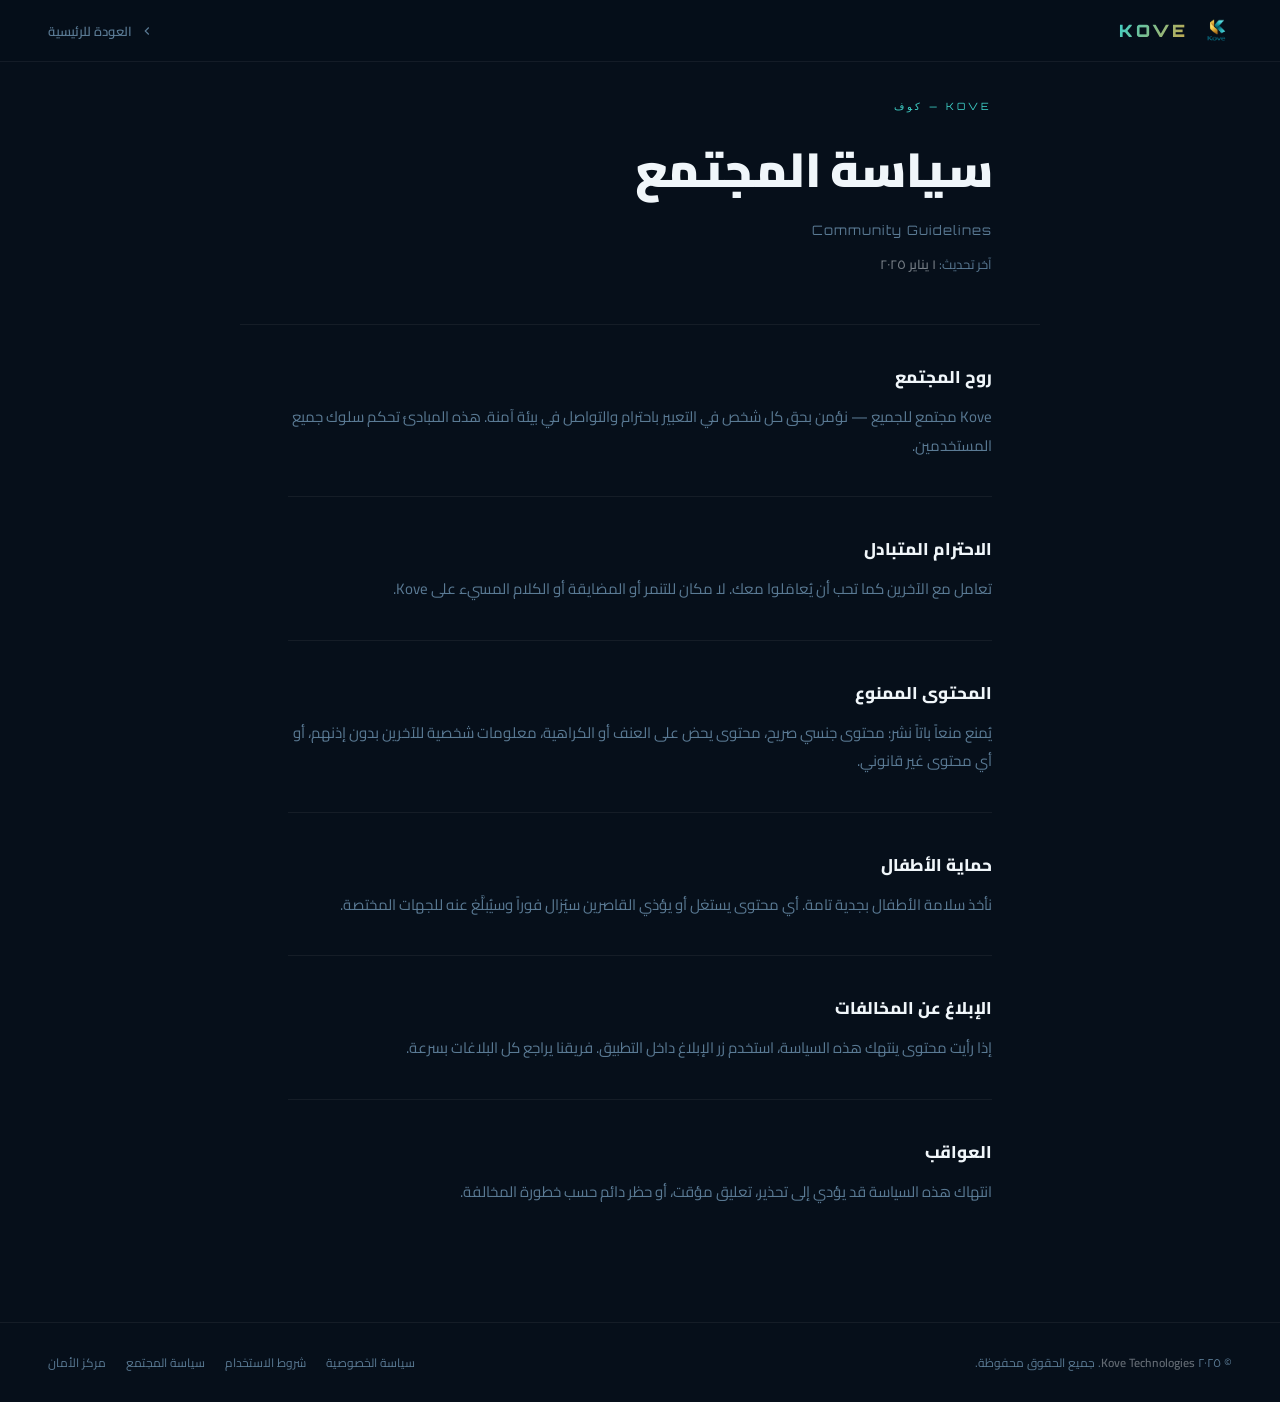
<file: community.html>
<!DOCTYPE html>
<html lang="ar" dir="rtl">
<head>
<meta charset="UTF-8"/>
<meta name="viewport" content="width=device-width, initial-scale=1.0"/>
<title>Kove — سياسة المجتمع</title>
<link href="https://fonts.googleapis.com/css2?family=Orbitron:wght@700;900&family=Cairo:wght@300;400;600;700;900&display=swap" rel="stylesheet"/>
<style>
:root{--bg:#060f1a;--bg2:#091525;--teal:#3ecfc6;--gold:#c8a84b;--white:#f0f6fa;--muted:#5a7a94;--border2:rgba(255,255,255,0.06);}
*,*::before,*::after{margin:0;padding:0;box-sizing:border-box;}
html{scroll-behavior:smooth;}
body{background:var(--bg);color:var(--white);font-family:'Cairo',sans-serif;overflow-x:hidden;-webkit-font-smoothing:antialiased;}
::-webkit-scrollbar{width:4px;}
::-webkit-scrollbar-track{background:var(--bg);}
::-webkit-scrollbar-thumb{background:rgba(62,207,198,0.3);border-radius:2px;}
nav{position:fixed;top:0;inset-inline:0;z-index:300;height:62px;display:flex;align-items:center;justify-content:space-between;padding:0 48px;border-bottom:1px solid var(--border2);background:rgba(6,15,26,0.97);backdrop-filter:blur(20px);}
.brand{display:flex;align-items:center;gap:10px;text-decoration:none;}
.brand img{height:34px;width:34px;object-fit:contain;}
.brand-n{font-family:'Orbitron',sans-serif;font-size:17px;font-weight:900;letter-spacing:3px;background:linear-gradient(120deg,var(--teal),var(--gold));-webkit-background-clip:text;-webkit-text-fill-color:transparent;background-clip:text;}
.back-btn{display:flex;align-items:center;gap:8px;font-size:13px;font-weight:600;color:var(--muted);text-decoration:none;transition:color .2s;}
.back-btn:hover{color:var(--white);}
.page-hero{padding:100px 48px 48px;max-width:800px;margin:0 auto;border-bottom:1px solid var(--border2);}
.page-label{font-family:'Orbitron',sans-serif;font-size:10px;letter-spacing:3px;color:var(--teal);margin-bottom:12px;text-transform:uppercase;}
.page-title{font-size:clamp(30px,5vw,48px);font-weight:900;margin-bottom:8px;letter-spacing:-.5px;}
.page-subtitle{font-size:13px;color:var(--muted);font-family:'Orbitron',sans-serif;letter-spacing:1px;margin-bottom:14px;}
.page-meta{font-size:13px;color:var(--muted);}
.page-meta strong{color:rgba(240,246,250,.45);font-weight:600;}
.legal-content{max-width:800px;margin:0 auto;padding:0 48px 80px;}
.ls{padding:36px 0;border-bottom:1px solid var(--border2);}
.ls:last-child{border-bottom:none;}
.ls h2{font-size:17px;font-weight:800;margin-bottom:10px;color:var(--white);}
.ls p{font-size:15px;color:var(--muted);line-height:1.9;}
footer{border-top:1px solid var(--border2);padding:28px 48px;display:flex;justify-content:space-between;align-items:center;flex-wrap:wrap;gap:12px;}
.fc{font-size:12px;color:var(--muted);}
.fc strong{color:rgba(240,246,250,.4);font-weight:600;}
.fl{display:flex;gap:20px;flex-wrap:wrap;}
.fl a{font-size:12px;color:var(--muted);text-decoration:none;transition:color .2s;}
.fl a:hover{color:var(--white);}
@media(max-width:680px){nav{padding:0 18px;}.page-hero,.legal-content{padding-inline:18px;}footer{padding:24px 18px;flex-direction:column;}}
</style>
</head>
<body>
<nav>
  <a href="index.html" class="brand">
    <img src="img/file_000000008270720a8e1e80fd9d619876-removebg-preview (1).png" alt="Kove" onerror="this.style.display='none'"/>
    <span class="brand-n">KOVE</span>
  </a>
  <a href="index.html" class="back-btn">
    <svg width="14" height="14" fill="none" stroke="currentColor" stroke-width="2" viewBox="0 0 24 24"><polyline points="15 18 9 12 15 6"/></svg>
    العودة للرئيسية
  </a>
</nav>
<div class="page-hero">
  <div class="page-label">Kove — كوف</div>
  <h1 class="page-title">سياسة المجتمع</h1>
  <div class="page-subtitle">Community Guidelines</div>
  <p class="page-meta">آخر تحديث: <strong>١ يناير ٢٠٢٥</strong></p>
</div>
<div class="legal-content">
  <div class="ls">
    <h2>روح المجتمع</h2>
    <p>Kove مجتمع للجميع — نؤمن بحق كل شخص في التعبير باحترام والتواصل في بيئة آمنة. هذه المبادئ تحكم سلوك جميع المستخدمين.</p>
  </div>
  <div class="ls">
    <h2>الاحترام المتبادل</h2>
    <p>تعامل مع الآخرين كما تحب أن يُعامَلوا معك. لا مكان للتنمر أو المضايقة أو الكلام المسيء على Kove.</p>
  </div>
  <div class="ls">
    <h2>المحتوى الممنوع</h2>
    <p>يُمنع منعاً باتاً نشر: محتوى جنسي صريح، محتوى يحض على العنف أو الكراهية، معلومات شخصية للآخرين بدون إذنهم، أو أي محتوى غير قانوني.</p>
  </div>
  <div class="ls">
    <h2>حماية الأطفال</h2>
    <p>نأخذ سلامة الأطفال بجدية تامة. أي محتوى يستغل أو يؤذي القاصرين سيُزال فوراً وسيُبلَّغ عنه للجهات المختصة.</p>
  </div>
  <div class="ls">
    <h2>الإبلاغ عن المخالفات</h2>
    <p>إذا رأيت محتوى ينتهك هذه السياسة، استخدم زر الإبلاغ داخل التطبيق. فريقنا يراجع كل البلاغات بسرعة.</p>
  </div>
  <div class="ls">
    <h2>العواقب</h2>
    <p>انتهاك هذه السياسة قد يؤدي إلى تحذير، تعليق مؤقت، أو حظر دائم حسب خطورة المخالفة.</p>
  </div>

</div>
<footer>
  <span class="fc">© ٢٠٢٥ <strong>Kove Technologies</strong>. جميع الحقوق محفوظة.</span>
  <div class="fl">
    <a href="privacy.html">سياسة الخصوصية</a>
    <a href="terms.html">شروط الاستخدام</a>
    <a href="community.html">سياسة المجتمع</a>
    <a href="safety.html">مركز الأمان</a>
  </div>
</footer>
</body>
  </html>
</file>
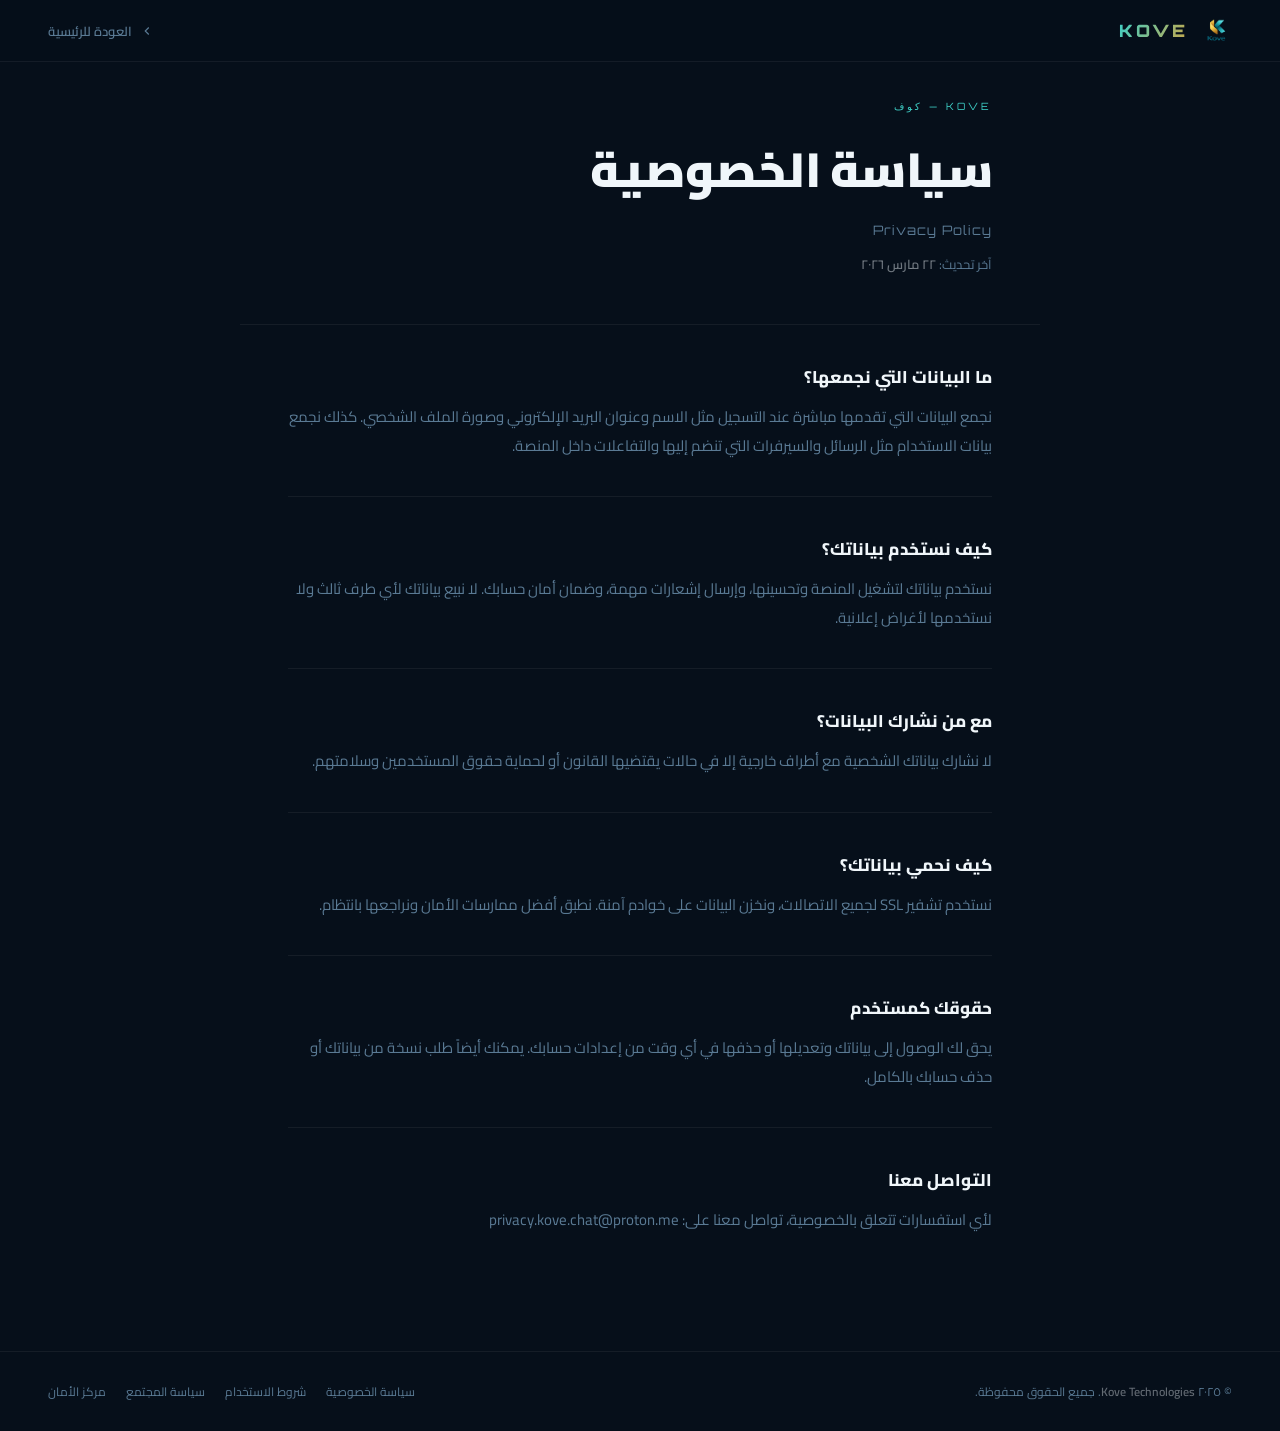
<file: privacy.html>
<!DOCTYPE html>
<html lang="ar" dir="rtl">
<head>
<meta charset="UTF-8"/>
<meta name="viewport" content="width=device-width, initial-scale=1.0"/>
<title>Kove — سياسة الخصوصية</title>
<link href="https://fonts.googleapis.com/css2?family=Orbitron:wght@700;900&family=Cairo:wght@300;400;600;700;900&display=swap" rel="stylesheet"/>
<style>
:root{--bg:#060f1a;--bg2:#091525;--teal:#3ecfc6;--gold:#c8a84b;--white:#f0f6fa;--muted:#5a7a94;--border2:rgba(255,255,255,0.06);}
*,*::before,*::after{margin:0;padding:0;box-sizing:border-box;}
html{scroll-behavior:smooth;}
body{background:var(--bg);color:var(--white);font-family:'Cairo',sans-serif;overflow-x:hidden;-webkit-font-smoothing:antialiased;}
::-webkit-scrollbar{width:4px;}
::-webkit-scrollbar-track{background:var(--bg);}
::-webkit-scrollbar-thumb{background:rgba(62,207,198,0.3);border-radius:2px;}
nav{position:fixed;top:0;inset-inline:0;z-index:300;height:62px;display:flex;align-items:center;justify-content:space-between;padding:0 48px;border-bottom:1px solid var(--border2);background:rgba(6,15,26,0.97);backdrop-filter:blur(20px);}
.brand{display:flex;align-items:center;gap:10px;text-decoration:none;}
.brand img{height:34px;width:34px;object-fit:contain;}
.brand-n{font-family:'Orbitron',sans-serif;font-size:17px;font-weight:900;letter-spacing:3px;background:linear-gradient(120deg,var(--teal),var(--gold));-webkit-background-clip:text;-webkit-text-fill-color:transparent;background-clip:text;}
.back-btn{display:flex;align-items:center;gap:8px;font-size:13px;font-weight:600;color:var(--muted);text-decoration:none;transition:color .2s;}
.back-btn:hover{color:var(--white);}
.page-hero{padding:100px 48px 48px;max-width:800px;margin:0 auto;border-bottom:1px solid var(--border2);}
.page-label{font-family:'Orbitron',sans-serif;font-size:10px;letter-spacing:3px;color:var(--teal);margin-bottom:12px;text-transform:uppercase;}
.page-title{font-size:clamp(30px,5vw,48px);font-weight:900;margin-bottom:8px;letter-spacing:-.5px;}
.page-subtitle{font-size:13px;color:var(--muted);font-family:'Orbitron',sans-serif;letter-spacing:1px;margin-bottom:14px;}
.page-meta{font-size:13px;color:var(--muted);}
.page-meta strong{color:rgba(240,246,250,.45);font-weight:600;}
.legal-content{max-width:800px;margin:0 auto;padding:0 48px 80px;}
.ls{padding:36px 0;border-bottom:1px solid var(--border2);}
.ls:last-child{border-bottom:none;}
.ls h2{font-size:17px;font-weight:800;margin-bottom:10px;color:var(--white);}
.ls p{font-size:15px;color:var(--muted);line-height:1.9;}
footer{border-top:1px solid var(--border2);padding:28px 48px;display:flex;justify-content:space-between;align-items:center;flex-wrap:wrap;gap:12px;}
.fc{font-size:12px;color:var(--muted);}
.fc strong{color:rgba(240,246,250,.4);font-weight:600;}
.fl{display:flex;gap:20px;flex-wrap:wrap;}
.fl a{font-size:12px;color:var(--muted);text-decoration:none;transition:color .2s;}
.fl a:hover{color:var(--white);}
@media(max-width:680px){nav{padding:0 18px;}.page-hero,.legal-content{padding-inline:18px;}footer{padding:24px 18px;flex-direction:column;}}
</style>
</head>
<body>
<nav>
  <a href="index.html" class="brand">
    <img src="img/file_000000008270720a8e1e80fd9d619876-removebg-preview (1).png" alt="Kove" onerror="this.style.display='none'"/>
    <span class="brand-n">KOVE</span>
  </a>
  <a href="index.html" class="back-btn">
    <svg width="14" height="14" fill="none" stroke="currentColor" stroke-width="2" viewBox="0 0 24 24"><polyline points="15 18 9 12 15 6"/></svg>
    العودة للرئيسية
  </a>
</nav>
<div class="page-hero">
  <div class="page-label">Kove — كوف</div>
  <h1 class="page-title">سياسة الخصوصية</h1>
  <div class="page-subtitle">Privacy Policy</div>
  <p class="page-meta">آخر تحديث: <strong>٢٢ مارس ٢٠٢٦</strong></p>
</div>
<div class="legal-content">
  <div class="ls">
    <h2>ما البيانات التي نجمعها؟</h2>
    <p>نجمع البيانات التي تقدمها مباشرة عند التسجيل مثل الاسم وعنوان البريد الإلكتروني وصورة الملف الشخصي. كذلك نجمع بيانات الاستخدام مثل الرسائل والسيرفرات التي تنضم إليها والتفاعلات داخل المنصة.</p>
  </div>
  <div class="ls">
    <h2>كيف نستخدم بياناتك؟</h2>
    <p>نستخدم بياناتك لتشغيل المنصة وتحسينها، وإرسال إشعارات مهمة، وضمان أمان حسابك. لا نبيع بياناتك لأي طرف ثالث ولا نستخدمها لأغراض إعلانية.</p>
  </div>
  <div class="ls">
    <h2>مع من نشارك البيانات؟</h2>
    <p>لا نشارك بياناتك الشخصية مع أطراف خارجية إلا في حالات يقتضيها القانون أو لحماية حقوق المستخدمين وسلامتهم.</p>
  </div>
  <div class="ls">
    <h2>كيف نحمي بياناتك؟</h2>
    <p>نستخدم تشفير SSL لجميع الاتصالات، ونخزن البيانات على خوادم آمنة. نطبق أفضل ممارسات الأمان ونراجعها بانتظام.</p>
  </div>
  <div class="ls">
    <h2>حقوقك كمستخدم</h2>
    <p>يحق لك الوصول إلى بياناتك وتعديلها أو حذفها في أي وقت من إعدادات حسابك. يمكنك أيضاً طلب نسخة من بياناتك أو حذف حسابك بالكامل.</p>
  </div>
  <div class="ls">
    <h2>التواصل معنا</h2>
    <p>لأي استفسارات تتعلق بالخصوصية، تواصل معنا على: privacy.kove.chat@proton.me</p>
  </div>

</div>
<footer>
  <span class="fc">© ٢٠٢٥ <strong>Kove Technologies</strong>. جميع الحقوق محفوظة.</span>
  <div class="fl">
    <a href="privacy.html">سياسة الخصوصية</a>
    <a href="terms.html">شروط الاستخدام</a>
    <a href="community.html">سياسة المجتمع</a>
    <a href="safety.html">مركز الأمان</a>
  </div>
</footer>
</body>
</html>
</file>
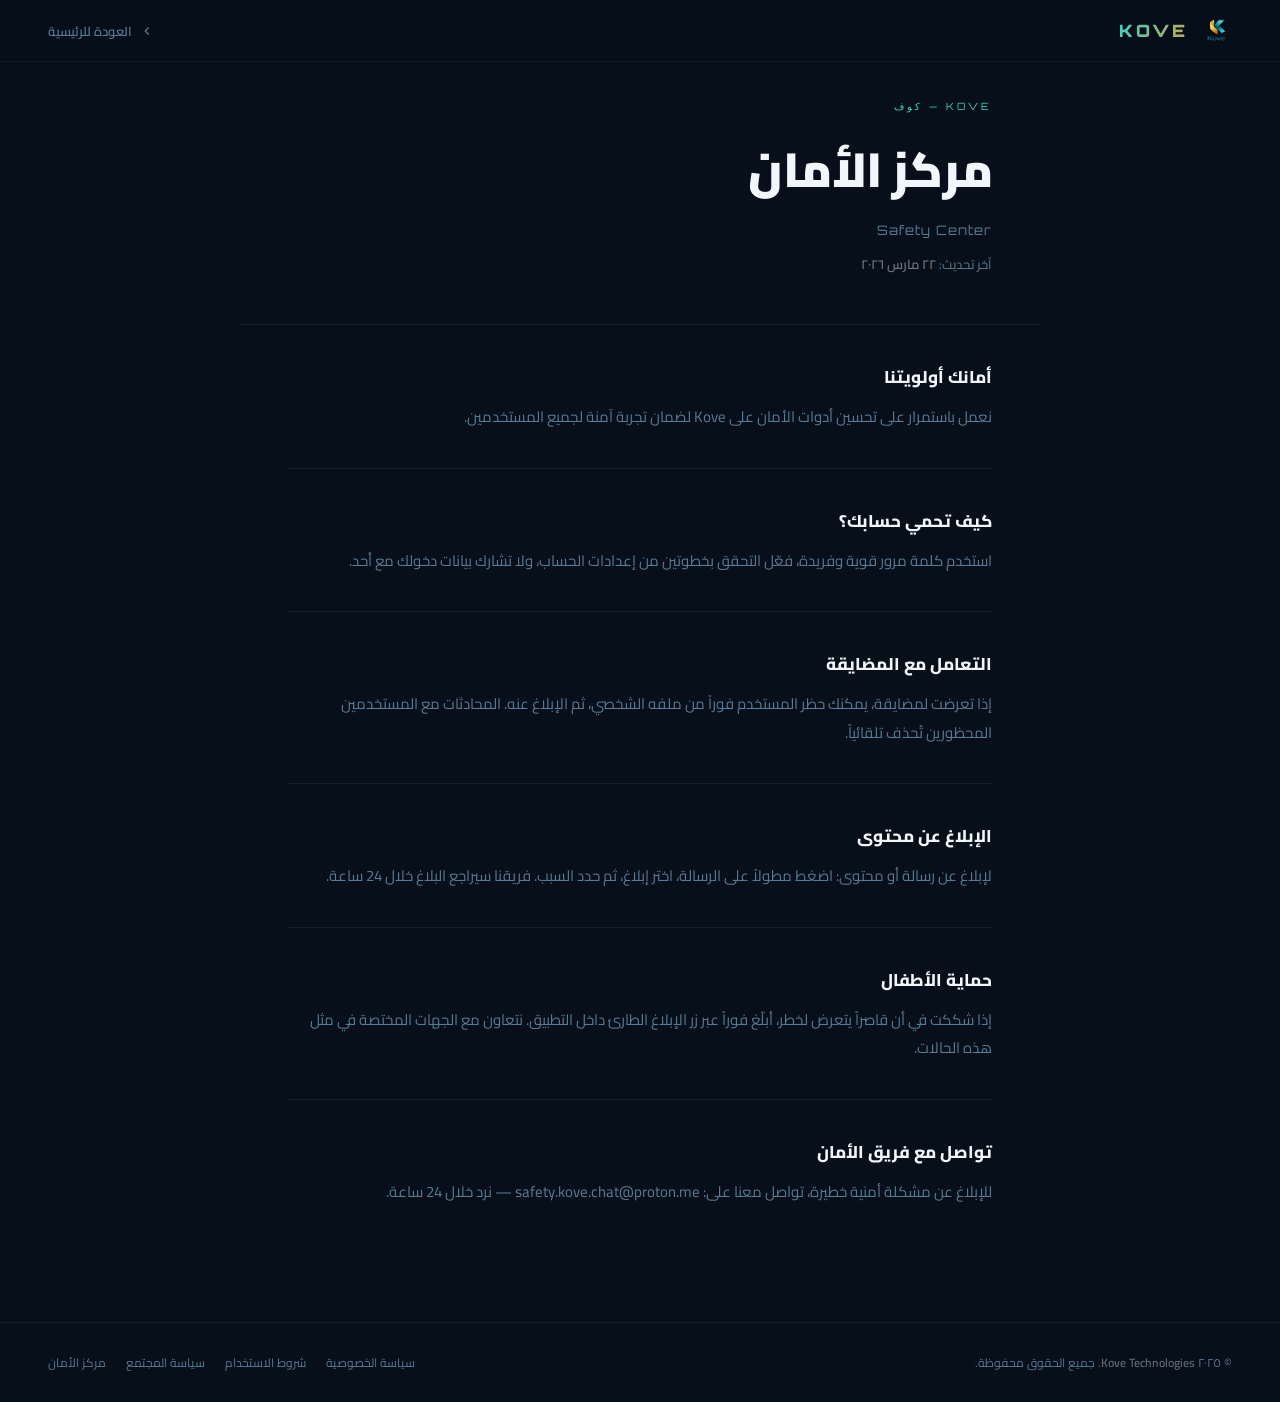
<file: safety.html>
<!DOCTYPE html>
<html lang="ar" dir="rtl">
<head>
<meta charset="UTF-8"/>
<meta name="viewport" content="width=device-width, initial-scale=1.0"/>
<title>Kove — مركز الأمان</title>
<link href="https://fonts.googleapis.com/css2?family=Orbitron:wght@700;900&family=Cairo:wght@300;400;600;700;900&display=swap" rel="stylesheet"/>
<style>
:root{--bg:#060f1a;--bg2:#091525;--teal:#3ecfc6;--gold:#c8a84b;--white:#f0f6fa;--muted:#5a7a94;--border2:rgba(255,255,255,0.06);}
*,*::before,*::after{margin:0;padding:0;box-sizing:border-box;}
html{scroll-behavior:smooth;}
body{background:var(--bg);color:var(--white);font-family:'Cairo',sans-serif;overflow-x:hidden;-webkit-font-smoothing:antialiased;}
::-webkit-scrollbar{width:4px;}
::-webkit-scrollbar-track{background:var(--bg);}
::-webkit-scrollbar-thumb{background:rgba(62,207,198,0.3);border-radius:2px;}
nav{position:fixed;top:0;inset-inline:0;z-index:300;height:62px;display:flex;align-items:center;justify-content:space-between;padding:0 48px;border-bottom:1px solid var(--border2);background:rgba(6,15,26,0.97);backdrop-filter:blur(20px);}
.brand{display:flex;align-items:center;gap:10px;text-decoration:none;}
.brand img{height:34px;width:34px;object-fit:contain;}
.brand-n{font-family:'Orbitron',sans-serif;font-size:17px;font-weight:900;letter-spacing:3px;background:linear-gradient(120deg,var(--teal),var(--gold));-webkit-background-clip:text;-webkit-text-fill-color:transparent;background-clip:text;}
.back-btn{display:flex;align-items:center;gap:8px;font-size:13px;font-weight:600;color:var(--muted);text-decoration:none;transition:color .2s;}
.back-btn:hover{color:var(--white);}
.page-hero{padding:100px 48px 48px;max-width:800px;margin:0 auto;border-bottom:1px solid var(--border2);}
.page-label{font-family:'Orbitron',sans-serif;font-size:10px;letter-spacing:3px;color:var(--teal);margin-bottom:12px;text-transform:uppercase;}
.page-title{font-size:clamp(30px,5vw,48px);font-weight:900;margin-bottom:8px;letter-spacing:-.5px;}
.page-subtitle{font-size:13px;color:var(--muted);font-family:'Orbitron',sans-serif;letter-spacing:1px;margin-bottom:14px;}
.page-meta{font-size:13px;color:var(--muted);}
.page-meta strong{color:rgba(240,246,250,.45);font-weight:600;}
.legal-content{max-width:800px;margin:0 auto;padding:0 48px 80px;}
.ls{padding:36px 0;border-bottom:1px solid var(--border2);}
.ls:last-child{border-bottom:none;}
.ls h2{font-size:17px;font-weight:800;margin-bottom:10px;color:var(--white);}
.ls p{font-size:15px;color:var(--muted);line-height:1.9;}
footer{border-top:1px solid var(--border2);padding:28px 48px;display:flex;justify-content:space-between;align-items:center;flex-wrap:wrap;gap:12px;}
.fc{font-size:12px;color:var(--muted);}
.fc strong{color:rgba(240,246,250,.4);font-weight:600;}
.fl{display:flex;gap:20px;flex-wrap:wrap;}
.fl a{font-size:12px;color:var(--muted);text-decoration:none;transition:color .2s;}
.fl a:hover{color:var(--white);}
@media(max-width:680px){nav{padding:0 18px;}.page-hero,.legal-content{padding-inline:18px;}footer{padding:24px 18px;flex-direction:column;}}
</style>
</head>
<body>
<nav>
  <a href="index.html" class="brand">
    <img src="img/file_000000008270720a8e1e80fd9d619876-removebg-preview (1).png" alt="Kove" onerror="this.style.display='none'"/>
    <span class="brand-n">KOVE</span>
  </a>
  <a href="index.html" class="back-btn">
    <svg width="14" height="14" fill="none" stroke="currentColor" stroke-width="2" viewBox="0 0 24 24"><polyline points="15 18 9 12 15 6"/></svg>
    العودة للرئيسية
  </a>
</nav>
<div class="page-hero">
  <div class="page-label">Kove — كوف</div>
  <h1 class="page-title">مركز الأمان</h1>
  <div class="page-subtitle">Safety Center</div>
  <p class="page-meta">آخر تحديث: <strong>٢٢ مارس ٢٠٢٦</strong></p>
</div>
<div class="legal-content">
  <div class="ls">
    <h2>أمانك أولويتنا</h2>
    <p>نعمل باستمرار على تحسين أدوات الأمان على Kove لضمان تجربة آمنة لجميع المستخدمين.</p>
  </div>
  <div class="ls">
    <h2>كيف تحمي حسابك؟</h2>
    <p>استخدم كلمة مرور قوية وفريدة، فعّل التحقق بخطوتين من إعدادات الحساب، ولا تشارك بيانات دخولك مع أحد.</p>
  </div>
  <div class="ls">
    <h2>التعامل مع المضايقة</h2>
    <p>إذا تعرضت لمضايقة، يمكنك حظر المستخدم فوراً من ملفه الشخصي، ثم الإبلاغ عنه. المحادثات مع المستخدمين المحظورين تُحذف تلقائياً.</p>
  </div>
  <div class="ls">
    <h2>الإبلاغ عن محتوى</h2>
    <p>لإبلاغ عن رسالة أو محتوى: اضغط مطولاً على الرسالة، اختر إبلاغ، ثم حدد السبب. فريقنا سيراجع البلاغ خلال 24 ساعة.</p>
  </div>
  <div class="ls">
    <h2>حماية الأطفال</h2>
    <p>إذا شككت في أن قاصراً يتعرض لخطر، أبلّغ فوراً عبر زر الإبلاغ الطارئ داخل التطبيق. نتعاون مع الجهات المختصة في مثل هذه الحالات.</p>
  </div>
  <div class="ls">
    <h2>تواصل مع فريق الأمان</h2>
    <p>للإبلاغ عن مشكلة أمنية خطيرة، تواصل معنا على: safety.kove.chat@proton.me — نرد خلال 24 ساعة.</p>
  </div>

</div>
<footer>
  <span class="fc">© ٢٠٢٥ <strong>Kove Technologies</strong>. جميع الحقوق محفوظة.</span>
  <div class="fl">
    <a href="privacy.html">سياسة الخصوصية</a>
    <a href="terms.html">شروط الاستخدام</a>
    <a href="community.html">سياسة المجتمع</a>
    <a href="safety.html">مركز الأمان</a>
  </div>
</footer>
</body>
    </html>
</file>
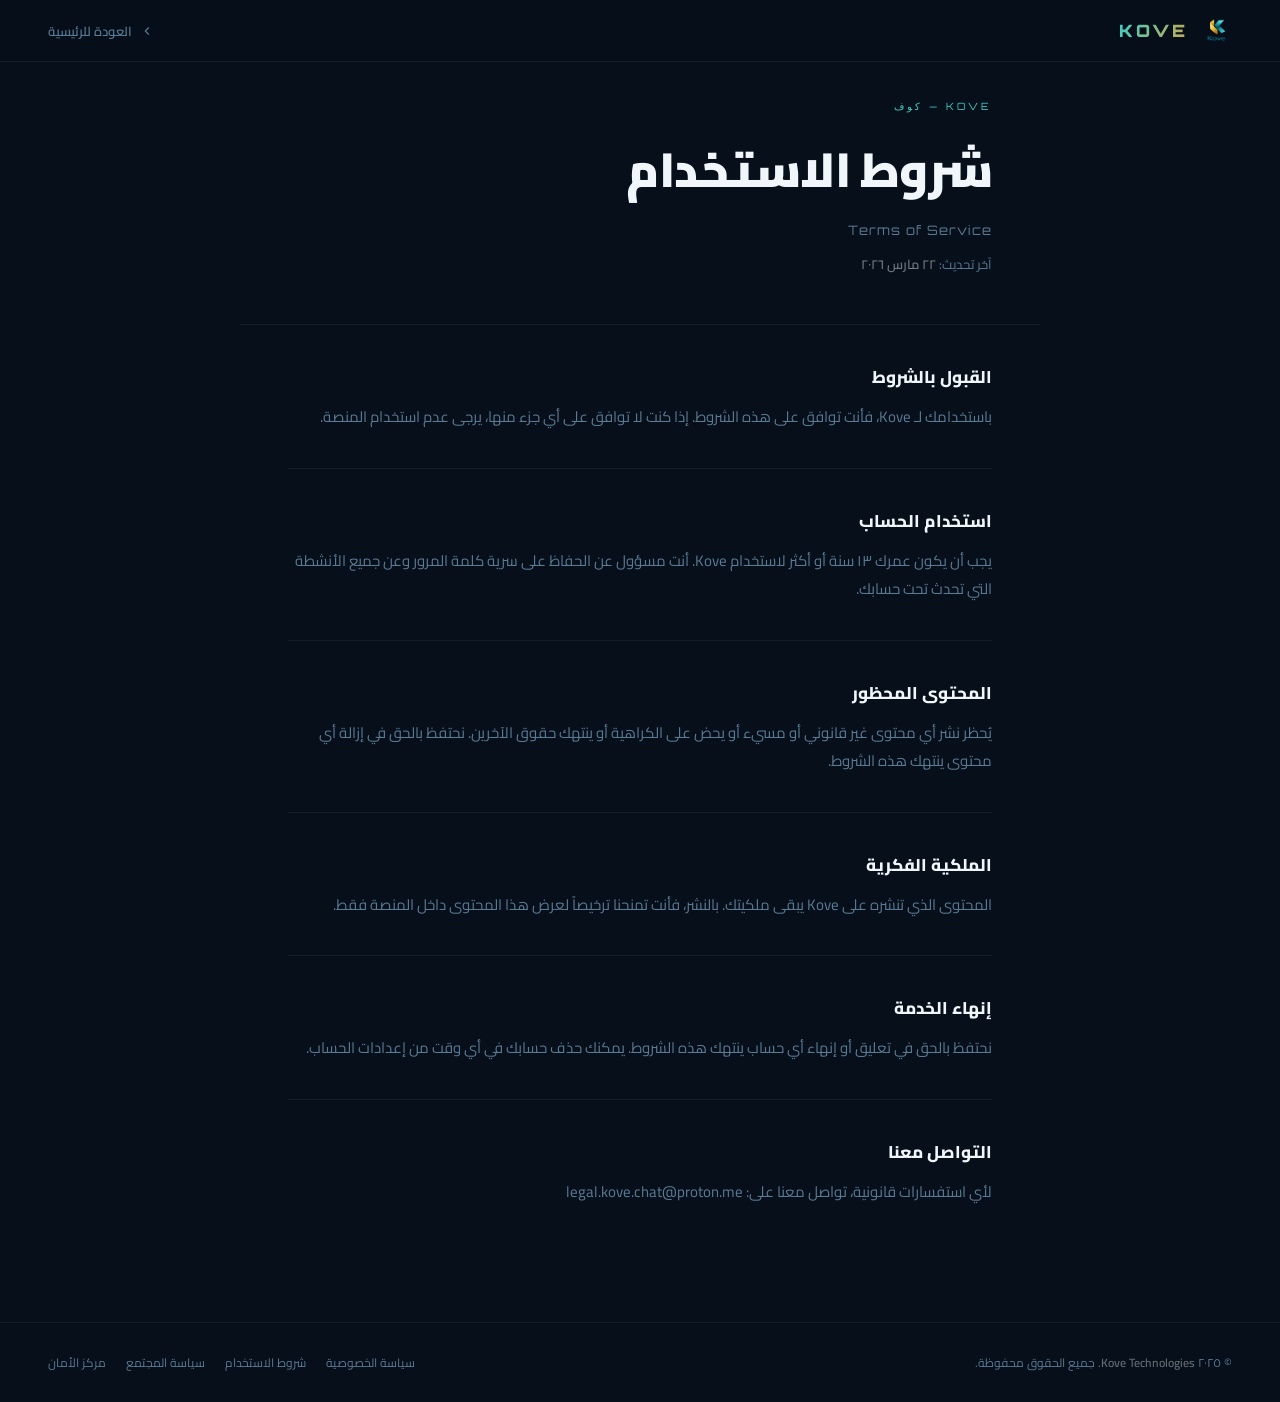
<file: terms.html>
<!DOCTYPE html>
<html lang="ar" dir="rtl">
<head>
<meta charset="UTF-8"/>
<meta name="viewport" content="width=device-width, initial-scale=1.0"/>
<title>Kove — شروط الاستخدام</title>
<link href="https://fonts.googleapis.com/css2?family=Orbitron:wght@700;900&family=Cairo:wght@300;400;600;700;900&display=swap" rel="stylesheet"/>
<style>
:root{--bg:#060f1a;--bg2:#091525;--teal:#3ecfc6;--gold:#c8a84b;--white:#f0f6fa;--muted:#5a7a94;--border2:rgba(255,255,255,0.06);}
*,*::before,*::after{margin:0;padding:0;box-sizing:border-box;}
html{scroll-behavior:smooth;}
body{background:var(--bg);color:var(--white);font-family:'Cairo',sans-serif;overflow-x:hidden;-webkit-font-smoothing:antialiased;}
::-webkit-scrollbar{width:4px;}
::-webkit-scrollbar-track{background:var(--bg);}
::-webkit-scrollbar-thumb{background:rgba(62,207,198,0.3);border-radius:2px;}
nav{position:fixed;top:0;inset-inline:0;z-index:300;height:62px;display:flex;align-items:center;justify-content:space-between;padding:0 48px;border-bottom:1px solid var(--border2);background:rgba(6,15,26,0.97);backdrop-filter:blur(20px);}
.brand{display:flex;align-items:center;gap:10px;text-decoration:none;}
.brand img{height:34px;width:34px;object-fit:contain;}
.brand-n{font-family:'Orbitron',sans-serif;font-size:17px;font-weight:900;letter-spacing:3px;background:linear-gradient(120deg,var(--teal),var(--gold));-webkit-background-clip:text;-webkit-text-fill-color:transparent;background-clip:text;}
.back-btn{display:flex;align-items:center;gap:8px;font-size:13px;font-weight:600;color:var(--muted);text-decoration:none;transition:color .2s;}
.back-btn:hover{color:var(--white);}
.page-hero{padding:100px 48px 48px;max-width:800px;margin:0 auto;border-bottom:1px solid var(--border2);}
.page-label{font-family:'Orbitron',sans-serif;font-size:10px;letter-spacing:3px;color:var(--teal);margin-bottom:12px;text-transform:uppercase;}
.page-title{font-size:clamp(30px,5vw,48px);font-weight:900;margin-bottom:8px;letter-spacing:-.5px;}
.page-subtitle{font-size:13px;color:var(--muted);font-family:'Orbitron',sans-serif;letter-spacing:1px;margin-bottom:14px;}
.page-meta{font-size:13px;color:var(--muted);}
.page-meta strong{color:rgba(240,246,250,.45);font-weight:600;}
.legal-content{max-width:800px;margin:0 auto;padding:0 48px 80px;}
.ls{padding:36px 0;border-bottom:1px solid var(--border2);}
.ls:last-child{border-bottom:none;}
.ls h2{font-size:17px;font-weight:800;margin-bottom:10px;color:var(--white);}
.ls p{font-size:15px;color:var(--muted);line-height:1.9;}
footer{border-top:1px solid var(--border2);padding:28px 48px;display:flex;justify-content:space-between;align-items:center;flex-wrap:wrap;gap:12px;}
.fc{font-size:12px;color:var(--muted);}
.fc strong{color:rgba(240,246,250,.4);font-weight:600;}
.fl{display:flex;gap:20px;flex-wrap:wrap;}
.fl a{font-size:12px;color:var(--muted);text-decoration:none;transition:color .2s;}
.fl a:hover{color:var(--white);}
@media(max-width:680px){nav{padding:0 18px;}.page-hero,.legal-content{padding-inline:18px;}footer{padding:24px 18px;flex-direction:column;}}
</style>
</head>
<body>
<nav>
  <a href="index.html" class="brand">
    <img src="img/file_000000008270720a8e1e80fd9d619876-removebg-preview (1).png" alt="Kove" onerror="this.style.display='none'"/>
    <span class="brand-n">KOVE</span>
  </a>
  <a href="index.html" class="back-btn">
    <svg width="14" height="14" fill="none" stroke="currentColor" stroke-width="2" viewBox="0 0 24 24"><polyline points="15 18 9 12 15 6"/></svg>
    العودة للرئيسية
  </a>
</nav>
<div class="page-hero">
  <div class="page-label">Kove — كوف</div>
  <h1 class="page-title">شروط الاستخدام</h1>
  <div class="page-subtitle">Terms of Service</div>
  <p class="page-meta">آخر تحديث: <strong>٢٢ مارس ٢٠٢٦</strong></p>
</div>
<div class="legal-content">
  <div class="ls">
    <h2>القبول بالشروط</h2>
    <p>باستخدامك لـ Kove، فأنت توافق على هذه الشروط. إذا كنت لا توافق على أي جزء منها، يرجى عدم استخدام المنصة.</p>
  </div>
  <div class="ls">
    <h2>استخدام الحساب</h2>
    <p>يجب أن يكون عمرك ١٣ سنة أو أكثر لاستخدام Kove. أنت مسؤول عن الحفاظ على سرية كلمة المرور وعن جميع الأنشطة التي تحدث تحت حسابك.</p>
  </div>
  <div class="ls">
    <h2>المحتوى المحظور</h2>
    <p>يُحظر نشر أي محتوى غير قانوني أو مسيء أو يحض على الكراهية أو ينتهك حقوق الآخرين. نحتفظ بالحق في إزالة أي محتوى ينتهك هذه الشروط.</p>
  </div>
  <div class="ls">
    <h2>الملكية الفكرية</h2>
    <p>المحتوى الذي تنشره على Kove يبقى ملكيتك. بالنشر، فأنت تمنحنا ترخيصاً لعرض هذا المحتوى داخل المنصة فقط.</p>
  </div>
  <div class="ls">
    <h2>إنهاء الخدمة</h2>
    <p>نحتفظ بالحق في تعليق أو إنهاء أي حساب ينتهك هذه الشروط. يمكنك حذف حسابك في أي وقت من إعدادات الحساب.</p>
  </div>
  <div class="ls">
    <h2>التواصل معنا</h2>
    <p>لأي استفسارات قانونية، تواصل معنا على: legal.kove.chat@proton.me</p>
  </div>

</div>
<footer>
  <span class="fc">© ٢٠٢٥ <strong>Kove Technologies</strong>. جميع الحقوق محفوظة.</span>
  <div class="fl">
    <a href="privacy.html">سياسة الخصوصية</a>
    <a href="terms.html">شروط الاستخدام</a>
    <a href="community.html">سياسة المجتمع</a>
    <a href="safety.html">مركز الأمان</a>
  </div>
</footer>
</body>
      </html>
</file>
